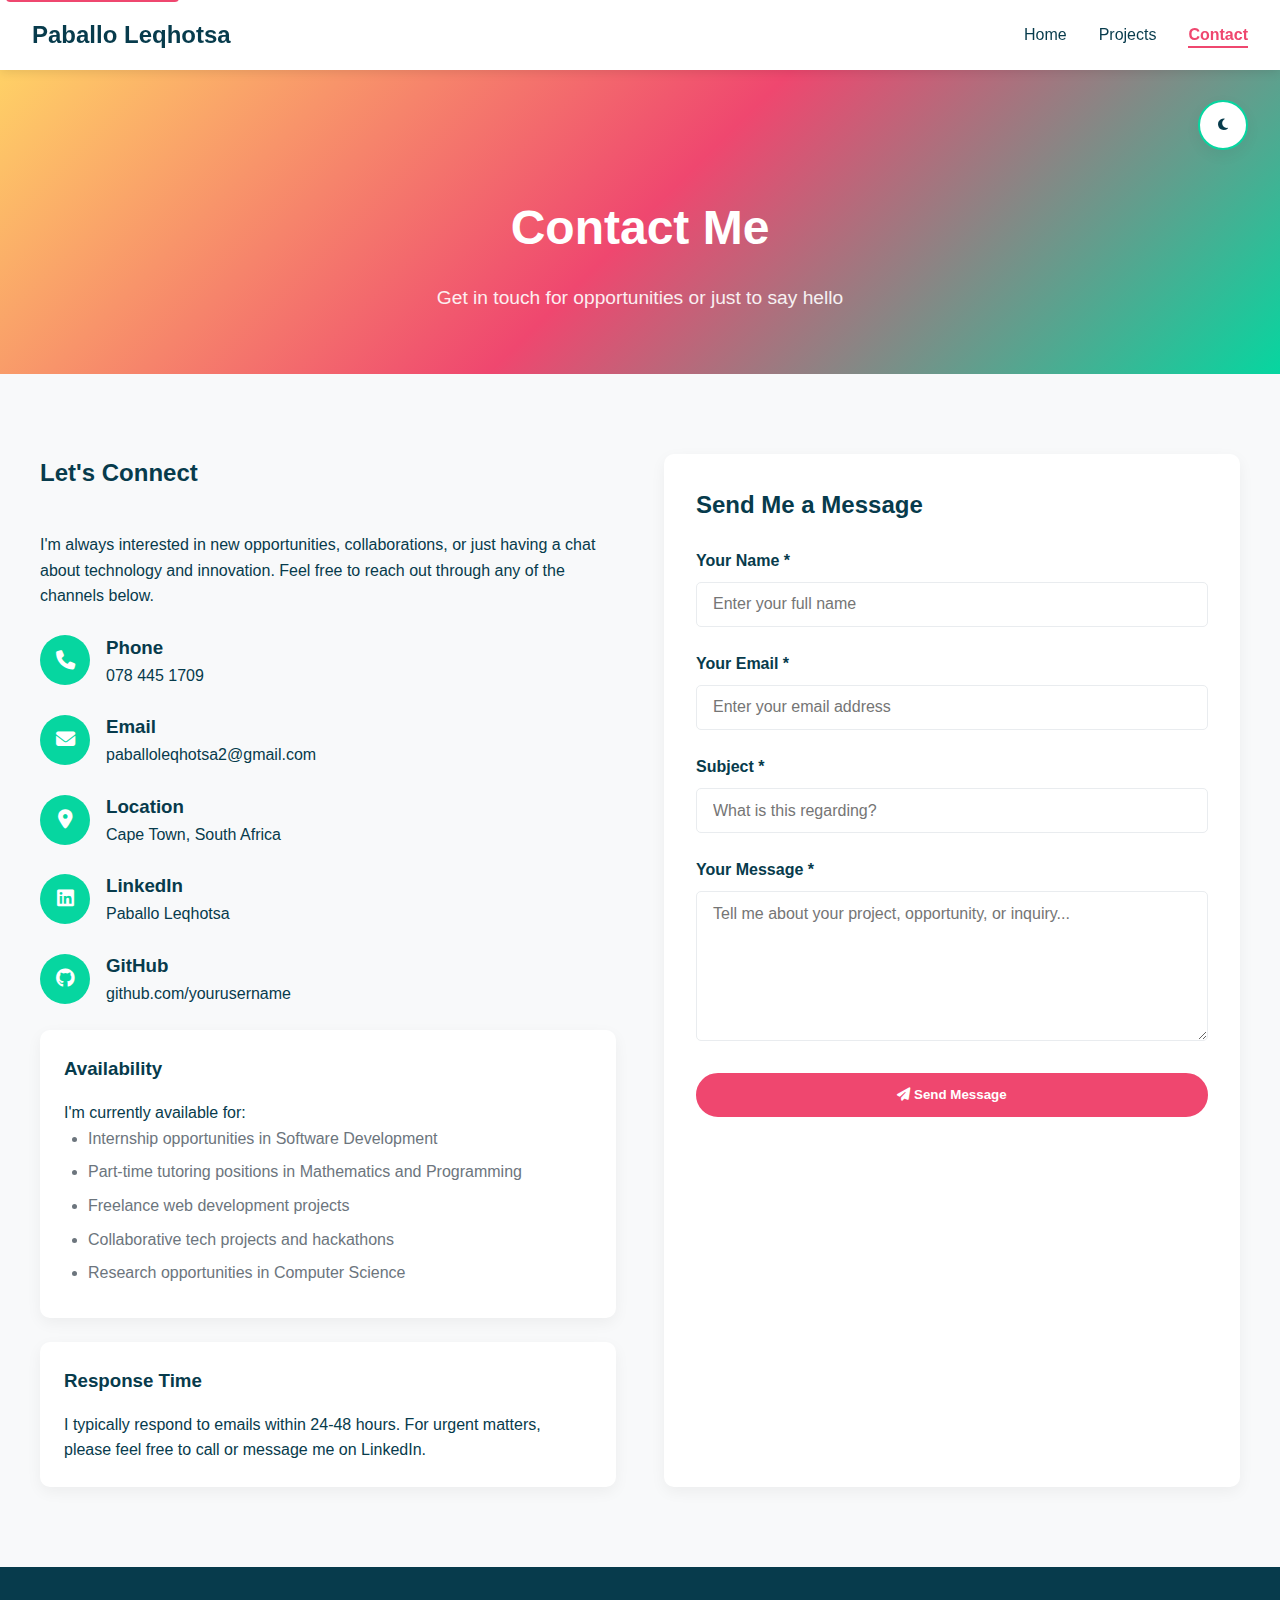
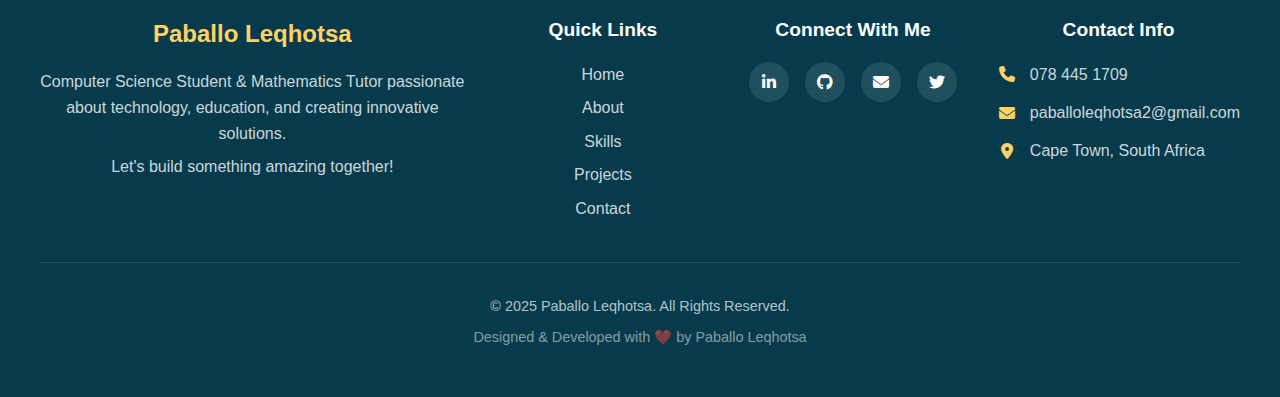
<file: contact.html>
<!DOCTYPE html>
<html lang="en">
<head>
    <meta charset="UTF-8">
    <meta name="viewport" content="width=device-width, initial-scale=1.0">
    <title>Contact - Paballo Leqhotsa</title>
    <meta name="description" content="Get in touch with Paballo Leqhotsa for opportunities in software development, tutoring, or collaboration">
    <link rel="stylesheet" href="style.css">
    <link rel="stylesheet" href="https://cdnjs.cloudflare.com/ajax/libs/font-awesome/6.4.0/css/all.min.css">
</head>
<body>
    <!-- Navigation -->
    <div id="navbar"></div>

    <!-- Contact Header -->
    <section class="page-header">
        <div class="container">
            <h1 class="page-title">Contact Me</h1>
            <p class="page-subtitle">Get in touch for opportunities or just to say hello</p>
        </div>
    </section>

    <!-- Contact Section -->
    <section class="section">
        <div class="container">
            <div class="contact-container">
                <div class="contact-info">
                    <h2>Let's Connect</h2>
                    <p>I'm always interested in new opportunities, collaborations, or just having a chat about technology and innovation. Feel free to reach out through any of the channels below.</p>
                    
                    <div class="contact-item">
                        <div class="contact-icon">
                            <i class="fas fa-phone"></i>
                        </div>
                        <div>
                            <h3>Phone</h3>
                            <p>078 445 1709</p>
                        </div>
                    </div>
                    
                    <div class="contact-item">
                        <div class="contact-icon">
                            <i class="fas fa-envelope"></i>
                        </div>
                        <div>
                            <h3>Email</h3>
                            <p>paballoleqhotsa2@gmail.com</p>
                        </div>
                    </div>
                    
                    <div class="contact-item">
                        <div class="contact-icon">
                            <i class="fas fa-map-marker-alt"></i>
                        </div>
                        <div>
                            <h3>Location</h3>
                            <p>Cape Town, South Africa</p>
                        </div>
                    </div>
                    
                    <div class="contact-item">
                        <div class="contact-icon">
                            <i class="fab fa-linkedin"></i>
                        </div>
                        <div>
                            <h3>LinkedIn</h3>
                            <p><a href="https://www.linkedin.com/in/paballo-leqhotsa-86aa8217a" class="social-link-text" target="_blank">Paballo Leqhotsa</a></p>
                        </div>
                    </div>

                    <div class="contact-item">
                        <div class="contact-icon">
                            <i class="fab fa-github"></i>
                        </div>
                        <div>
                            <h3>GitHub</h3>
                            <p><a href="https://github.com/yourusername" class="social-link-text" target="_blank">github.com/yourusername</a></p>
                        </div>
                    </div>

                    <div class="availability">
                        <h3>Availability</h3>
                        <p>I'm currently available for:</p>
                        <ul>
                            <li>Internship opportunities in Software Development</li>
                            <li>Part-time tutoring positions in Mathematics and Programming</li>
                            <li>Freelance web development projects</li>
                            <li>Collaborative tech projects and hackathons</li>
                            <li>Research opportunities in Computer Science</li>
                        </ul>
                    </div>

                    <div class="availability">
                        <h3>Response Time</h3>
                        <p>I typically respond to emails within 24-48 hours. For urgent matters, please feel free to call or message me on LinkedIn.</p>
                    </div>
                </div>
                
                <div class="contact-form">
                    <h2>Send Me a Message</h2>
                    <form id="contactForm">
                        <div class="form-group">
                            <label for="name">Your Name *</label>
                            <input type="text" id="name" class="form-control" placeholder="Enter your full name" required>
                        </div>
                        <div class="form-group">
                            <label for="email">Your Email *</label>
                            <input type="email" id="email" class="form-control" placeholder="Enter your email address" required>
                        </div>
                        <div class="form-group">
                            <label for="subject">Subject *</label>
                            <input type="text" id="subject" class="form-control" placeholder="What is this regarding?" required>
                        </div>
                        <div class="form-group">
                            <label for="message">Your Message *</label>
                            <textarea id="message" class="form-control" placeholder="Tell me about your project, opportunity, or inquiry..." rows="6" required></textarea>
                        </div>
                        <button type="submit" class="btn btn-block">
                            <i class="fas fa-paper-plane"></i> Send Message
                        </button>
                    </form>
                </div>
            </div>
        </div>
    </section>

    <!-- Footer -->
    <div id="footer"></div>

    <!-- Back to Top Button -->
    <a href="#" class="back-to-top">
        <i class="fas fa-arrow-up"></i>
    </a>

    <script src="navbar.js"></script>
    <script src="footer.js"></script>
    <script src="script.js"></script>
</body>
</html>
</file>
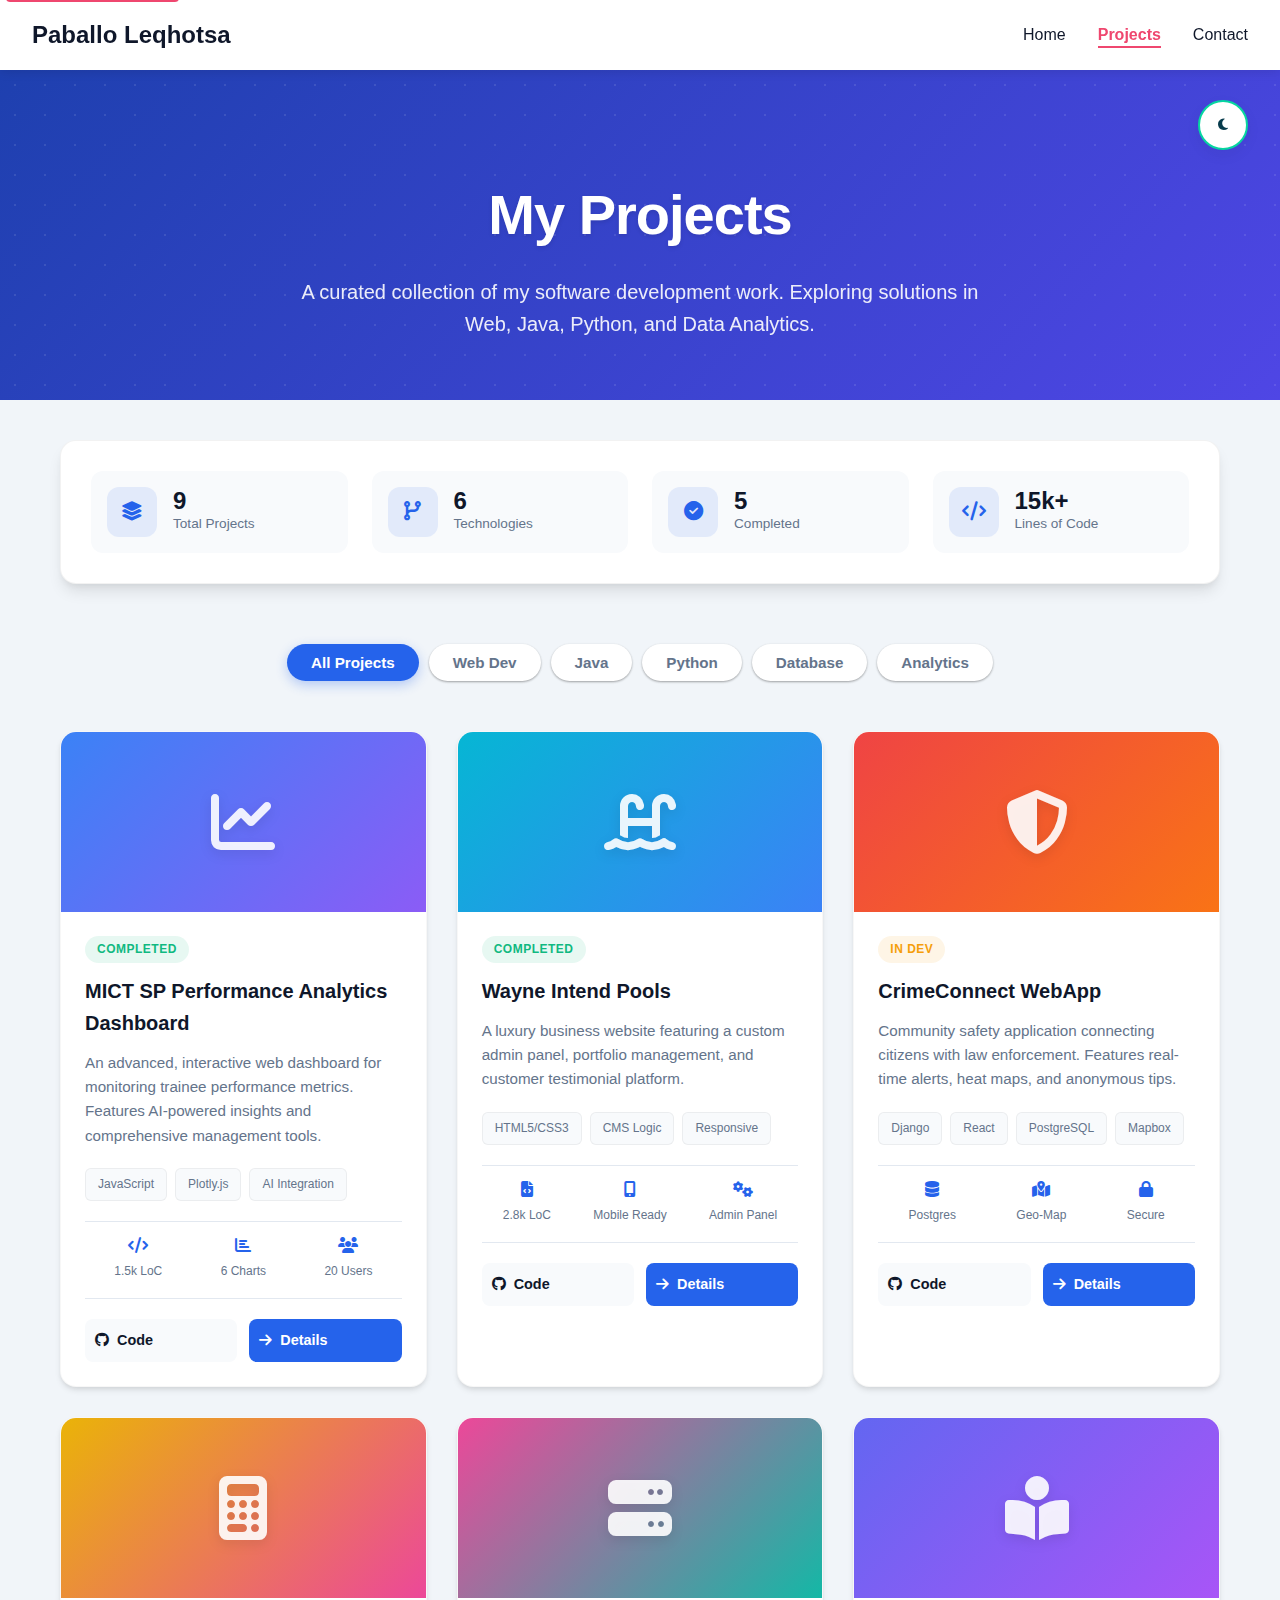
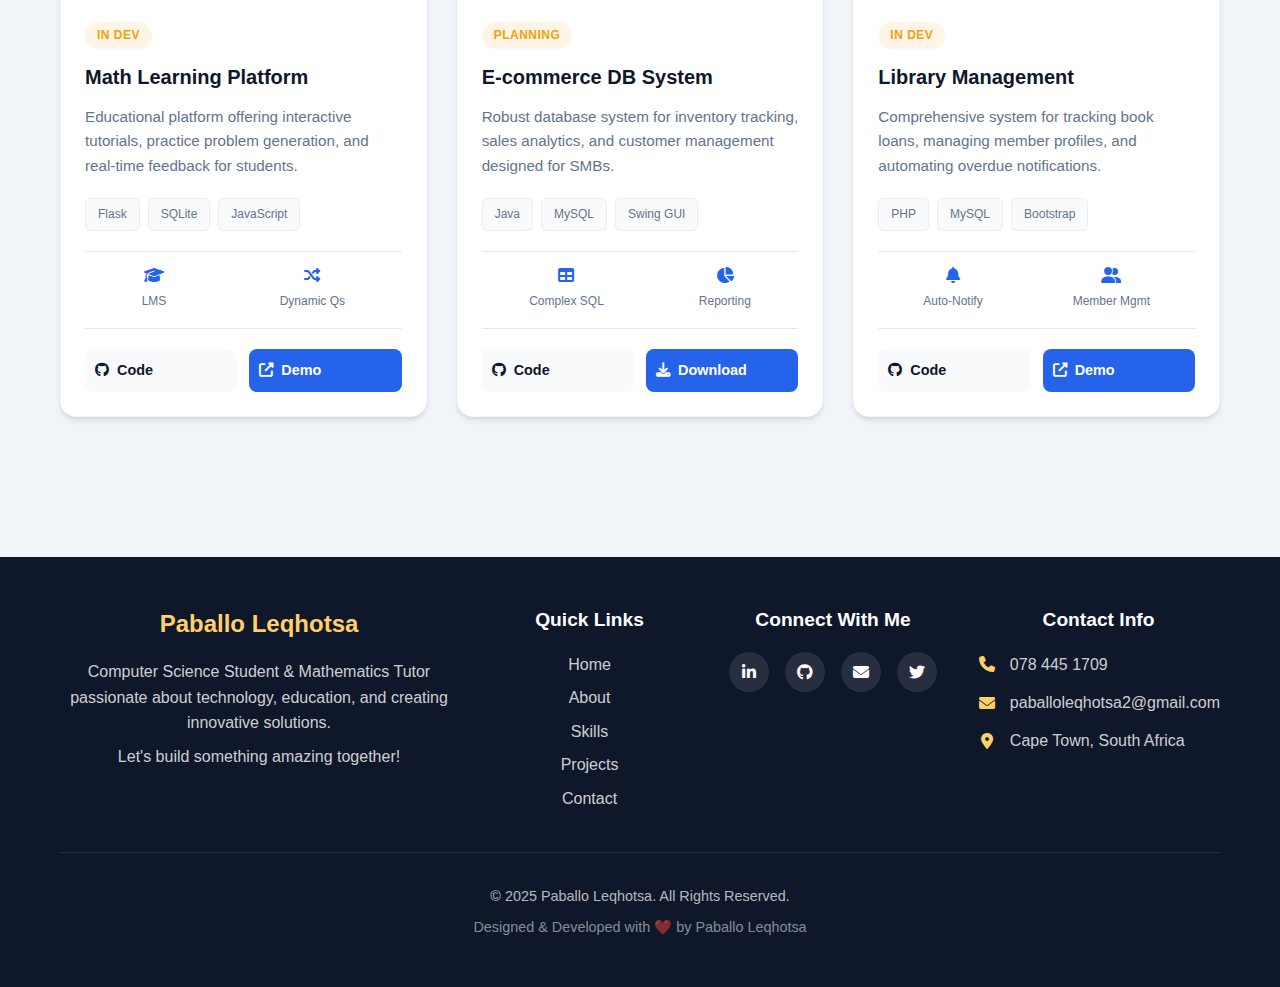
<file: projects.html>
<!DOCTYPE html>
<html lang="en">
<head>
    <meta charset="UTF-8">
    <meta name="viewport" content="width=device-width, initial-scale=1.0">
    <title>Projects - Paballo Leqhotsa</title>
    <meta name="description" content="Explore Paballo Leqhotsa's portfolio of software development projects including web applications, Java programs, and database systems">
    
    <!-- Fonts and Icons -->
    <link href="https://fonts.googleapis.com/css2?family=Inter:wght@300;400;500;600;700&display=swap" rel="stylesheet">
    <link rel="stylesheet" href="https://cdnjs.cloudflare.com/ajax/libs/font-awesome/6.4.0/css/all.min.css">
    
    <!-- Your main stylesheet (preserved) -->
    <link rel="stylesheet" href="style.css">

    <style>
        /* --- Enhanced Modern Styles --- */
        :root {
            --primary: #2563eb;       /* Modern Blue */
            --primary-dark: #1e40af;
            --secondary: #4f46e5;     /* Indigo */
            --accent: #0ea5e9;        /* Sky */
            --dark: #0f172a;
            --light: #f8fafc;
            --gray: #64748b;
            --success: #10b981;
            --warning: #f59e0b;
            --card-bg: #ffffff;
            --shadow-sm: 0 1px 3px rgba(0,0,0,0.12), 0 1px 2px rgba(0,0,0,0.24);
            --shadow-md: 0 4px 6px -1px rgba(0, 0, 0, 0.1), 0 2px 4px -1px rgba(0, 0, 0, 0.06);
            --shadow-lg: 0 10px 15px -3px rgba(0, 0, 0, 0.1), 0 4px 6px -2px rgba(0, 0, 0, 0.05);
            --transition: all 0.3s cubic-bezier(0.4, 0, 0.2, 1);
        }

        body {
            font-family: 'Inter', sans-serif;
            background-color: #f1f5f9;
            color: var(--dark);
            line-height: 1.6;
            margin: 0;
        }

        /* --- Header Section --- */
        .page-header {
            background: linear-gradient(135deg, var(--primary-dark), var(--secondary));
            color: white;
            padding: 100px 0 60px;
            text-align: center;
            position: relative;
            overflow: hidden;
            margin-bottom: -40px; /* Overlap effect */
        }

        /* Decorative background pattern */
        .page-header::before {
            content: '';
            position: absolute;
            top: 0; left: 0; right: 0; bottom: 0;
            background-image: radial-gradient(white 1px, transparent 1px);
            background-size: 30px 30px;
            opacity: 0.1;
        }

        .container {
            max-width: 1200px;
            margin: 0 auto;
            padding: 0 20px;
            position: relative;
            z-index: 2;
        }

        .page-title {
            font-size: 3.5rem;
            font-weight: 800;
            margin-bottom: 16px;
            letter-spacing: -1px;
            text-shadow: 0 2px 4px rgba(0,0,0,0.1);
        }

        .page-subtitle {
            font-size: 1.25rem;
            max-width: 700px;
            margin: 0 auto;
            opacity: 0.9;
            font-weight: 300;
        }

        /* --- Stats Dashboard --- */
        .project-statistics {
            display: grid;
            grid-template-columns: repeat(auto-fit, minmax(220px, 1fr));
            gap: 24px;
            background: white;
            padding: 30px;
            border-radius: 16px;
            box-shadow: var(--shadow-lg);
            margin-bottom: 60px;
            position: relative;
            border: 1px solid rgba(0,0,0,0.05);
        }

        .stat-card {
            display: flex;
            align-items: center;
            gap: 16px;
            padding: 16px;
            background: var(--light);
            border-radius: 12px;
            transition: var(--transition);
        }

        .stat-card:hover {
            transform: translateY(-2px);
            background: white;
            box-shadow: var(--shadow-sm);
        }

        .stat-icon-wrapper {
            width: 50px;
            height: 50px;
            display: flex;
            align-items: center;
            justify-content: center;
            background: rgba(37, 99, 235, 0.1);
            color: var(--primary);
            border-radius: 12px;
            font-size: 1.2rem;
        }

        .stat-info {
            display: flex;
            flex-direction: column;
        }

        .stat-number {
            font-size: 1.5rem;
            font-weight: 700;
            color: var(--dark);
            line-height: 1;
        }

        .stat-label {
            font-size: 0.85rem;
            color: var(--gray);
            font-weight: 500;
        }

        /* --- Filtering --- */
        .projects-filter {
            display: flex;
            justify-content: center;
            flex-wrap: wrap;
            gap: 10px;
            margin-bottom: 50px;
        }

        .filter-btn {
            padding: 10px 24px;
            border: none;
            background: white;
            color: var(--gray);
            border-radius: 50px;
            cursor: pointer;
            transition: var(--transition);
            font-weight: 600;
            font-size: 0.95rem;
            box-shadow: var(--shadow-sm);
        }

        .filter-btn:hover {
            color: var(--primary);
            transform: translateY(-1px);
        }

        .filter-btn.active {
            background: var(--primary);
            color: white;
            box-shadow: 0 4px 12px rgba(37, 99, 235, 0.3);
        }

        /* --- Project Grid --- */
        .projects-grid {
            display: grid;
            grid-template-columns: repeat(auto-fill, minmax(340px, 1fr));
            gap: 30px;
            padding-bottom: 60px;
        }

        .project-card {
            background: var(--card-bg);
            border-radius: 16px;
            overflow: hidden;
            box-shadow: var(--shadow-md);
            transition: var(--transition);
            border: 1px solid rgba(0,0,0,0.03);
            display: flex;
            flex-direction: column;
            opacity: 1;
            transform: scale(1);
        }

        /* Animation classes for filtering */
        .project-card.hide {
            display: none;
        }
        
        .project-card.fade-out {
            opacity: 0;
            transform: scale(0.95);
        }

        .project-card:hover {
            transform: translateY(-8px);
            box-shadow: var(--shadow-lg);
        }

        /* Card Header / Image Area */
        .project-img {
            height: 180px;
            display: flex;
            align-items: center;
            justify-content: center;
            position: relative;
        }

        .project-img i {
            font-size: 4rem;
            color: rgba(255,255,255,0.9);
            filter: drop-shadow(0 4px 6px rgba(0,0,0,0.1));
            transition: var(--transition);
        }

        .project-card:hover .project-img i {
            transform: scale(1.1) rotate(5deg);
        }

        .project-content {
            padding: 24px;
            display: flex;
            flex-direction: column;
            flex-grow: 1;
        }

        .project-header {
            display: flex;
            justify-content: space-between;
            align-items: flex-start;
            margin-bottom: 12px;
        }

        .status {
            font-size: 0.75rem;
            padding: 4px 12px;
            border-radius: 20px;
            font-weight: 600;
            text-transform: uppercase;
            letter-spacing: 0.5px;
        }

        .status.completed {
            background: rgba(16, 185, 129, 0.1);
            color: var(--success);
        }

        .status.development {
            background: rgba(245, 158, 11, 0.1);
            color: var(--warning);
        }

        .project-title {
            font-size: 1.25rem;
            font-weight: 700;
            margin: 0 0 12px 0;
            color: var(--dark);
        }

        .project-description {
            font-size: 0.95rem;
            color: var(--gray);
            margin-bottom: 20px;
            line-height: 1.6;
        }

        .project-tech {
            display: flex;
            flex-wrap: wrap;
            gap: 8px;
            margin-bottom: 20px;
        }

        .tech-tag {
            font-size: 0.75rem;
            background: var(--light);
            color: var(--gray);
            padding: 6px 12px;
            border-radius: 6px;
            font-weight: 500;
            border: 1px solid rgba(0,0,0,0.05);
        }

        .project-features {
            background: #f8fafc;
            padding: 15px;
            border-radius: 8px;
            margin-bottom: 20px;
            border-left: 3px solid var(--primary);
        }

        .project-features h4 {
            margin: 0 0 8px 0;
            font-size: 0.9rem;
            color: var(--dark);
        }

        .project-features ul {
            margin: 0;
            padding-left: 20px;
            font-size: 0.85rem;
            color: var(--gray);
        }
        
        /* Stats inside card */
        .card-stats {
            display: flex;
            justify-content: space-around;
            padding: 15px 0;
            border-top: 1px solid #e2e8f0;
            border-bottom: 1px solid #e2e8f0;
            margin-bottom: 20px;
        }
        
        .card-stat-item {
            text-align: center;
        }
        
        .card-stat-item i {
            color: var(--primary);
            font-size: 1rem;
            margin-bottom: 4px;
            display: block;
        }
        
        .card-stat-item span {
            font-size: 0.75rem;
            color: var(--gray);
            font-weight: 500;
        }

        .project-links {
            margin-top: auto;
            display: flex;
            gap: 12px;
        }

        .project-link {
            flex: 1;
            text-align: center;
            padding: 10px;
            border-radius: 8px;
            text-decoration: none;
            font-size: 0.9rem;
            font-weight: 600;
            transition: var(--transition);
        }

        .project-link:first-child {
            background: var(--light);
            color: var(--dark);
        }
        
        .project-link:first-child:hover {
            background: #e2e8f0;
        }

        .project-link:not(:first-child) {
            background: var(--primary);
            color: white;
        }

        .project-link:not(:first-child):hover {
            background: var(--primary-dark);
            box-shadow: 0 4px 12px rgba(37, 99, 235, 0.25);
        }

        /* --- Footer & Misc --- */
        .back-to-top {
            position: fixed;
            bottom: 30px;
            right: 30px;
            width: 50px;
            height: 50px;
            background: var(--primary);
            color: white;
            border-radius: 50%;
            display: flex;
            align-items: center;
            justify-content: center;
            text-decoration: none;
            box-shadow: var(--shadow-lg);
            transition: var(--transition);
            z-index: 100;
            opacity: 0;
            visibility: hidden;
        }
        
        .back-to-top.visible {
            opacity: 1;
            visibility: visible;
        }

        @media (max-width: 768px) {
            .page-title {
                font-size: 2.5rem;
            }
            .projects-filter {
                gap: 8px;
            }
            .filter-btn {
                padding: 8px 16px;
                font-size: 0.85rem;
            }
        }
    </style>
</head>
<body>
    <!-- Navigation -->
    <div id="navbar"></div>

    <!-- Projects Header -->
    <section class="page-header">
        <div class="container">
            <h1 class="page-title">My Projects</h1>
            <p class="page-subtitle">A curated collection of my software development work. Exploring solutions in Web, Java, Python, and Data Analytics.</p>
        </div>
    </section>

    <!-- Main Content -->
    <section class="section">
        <div class="container">
            
            <!-- Project Statistics Strip -->
            <div class="project-statistics">
                <div class="stat-card">
                    <div class="stat-icon-wrapper">
                        <i class="fas fa-layer-group"></i>
                    </div>
                    <div class="stat-info">
                        <span class="stat-number">9</span>
                        <span class="stat-label">Total Projects</span>
                    </div>
                </div>
                <div class="stat-card">
                    <div class="stat-icon-wrapper">
                        <i class="fas fa-code-branch"></i>
                    </div>
                    <div class="stat-info">
                        <span class="stat-number">6</span>
                        <span class="stat-label">Technologies</span>
                    </div>
                </div>
                <div class="stat-card">
                    <div class="stat-icon-wrapper">
                        <i class="fas fa-check-circle"></i>
                    </div>
                    <div class="stat-info">
                        <span class="stat-number">5</span>
                        <span class="stat-label">Completed</span>
                    </div>
                </div>
                <div class="stat-card">
                    <div class="stat-icon-wrapper">
                        <i class="fas fa-code"></i>
                    </div>
                    <div class="stat-info">
                        <span class="stat-number">15k+</span>
                        <span class="stat-label">Lines of Code</span>
                    </div>
                </div>
            </div>

            <!-- Filter Controls -->
            <div class="projects-filter">
                <button class="filter-btn active" data-filter="all">All Projects</button>
                <button class="filter-btn" data-filter="web">Web Dev</button>
                <button class="filter-btn" data-filter="java">Java</button>
                <button class="filter-btn" data-filter="python">Python</button>
                <button class="filter-btn" data-filter="database">Database</button>
                <button class="filter-btn" data-filter="analytics">Analytics</button>
            </div>

            <!-- Projects Grid -->
            <div class="projects-grid">
                
                <!-- Project: MICT SP Performance Analytics -->
                <div class="project-card" data-category="web analytics">
                    <div class="project-img" style="background: linear-gradient(135deg, #3b82f6, #8b5cf6);">
                        <i class="fas fa-chart-line"></i>
                    </div>
                    <div class="project-content">
                        <div class="project-header">
                            <span class="status completed">Completed</span>
                        </div>
                        <h3 class="project-title">MICT SP Performance Analytics Dashboard</h3>
                        <p class="project-description">An advanced, interactive web dashboard for monitoring trainee performance metrics. Features AI-powered insights and comprehensive management tools.</p>
                        <div class="project-tech">
                            <span class="tech-tag">JavaScript</span>
                            <span class="tech-tag">Plotly.js</span>
                            <span class="tech-tag">AI Integration</span>
                        </div>
                        
                        <div class="card-stats">
                            <div class="card-stat-item">
                                <i class="fas fa-code"></i>
                                <span>1.5k LoC</span>
                            </div>
                            <div class="card-stat-item">
                                <i class="fas fa-chart-bar"></i>
                                <span>6 Charts</span>
                            </div>
                            <div class="card-stat-item">
                                <i class="fas fa-users"></i>
                                <span>20 Users</span>
                            </div>
                        </div>

                        <div class="project-links">
                            <a href="https://github.com/Pabi-Leqhotsa/paballo-eportforlios/blob/main/mict_analysis.html" class="project-link" target="_blank"><i class="fab fa-github"></i> Code</a>
                            <a href="mict_analysis.html" class="project-link"><i class="fas fa-arrow-right"></i> Details</a>
                        </div>
                    </div>
                </div>

                <!-- Project: Wayne Intend Pools -->
                <div class="project-card" data-category="web">
                    <div class="project-img" style="background: linear-gradient(135deg, #06b6d4, #3b82f6);">
                        <i class="fas fa-swimming-pool"></i>
                    </div>
                    <div class="project-content">
                        <div class="project-header">
                            <span class="status completed">Completed</span>
                        </div>
                        <h3 class="project-title">Wayne Intend Pools</h3>
                        <p class="project-description">A luxury business website featuring a custom admin panel, portfolio management, and customer testimonial platform.</p>
                        <div class="project-tech">
                            <span class="tech-tag">HTML5/CSS3</span>
                            <span class="tech-tag">CMS Logic</span>
                            <span class="tech-tag">Responsive</span>
                        </div>

                        <div class="card-stats">
                            <div class="card-stat-item">
                                <i class="fas fa-file-code"></i>
                                <span>2.8k LoC</span>
                            </div>
                            <div class="card-stat-item">
                                <i class="fas fa-mobile-alt"></i>
                                <span>Mobile Ready</span>
                            </div>
                            <div class="card-stat-item">
                                <i class="fas fa-cogs"></i>
                                <span>Admin Panel</span>
                            </div>
                        </div>

                        <div class="project-links">
                            <a href="https://github.com/Pabi-Leqhotsa/Wayne-Intend_Pools/blob/main/index.html" class="project-link" target="_blank"><i class="fab fa-github"></i> Code</a>
                            <a href="wayne.html" class="project-link"><i class="fas fa-arrow-right"></i> Details</a>
                        </div>
                    </div>
                </div>

                <!-- Project: CrimeConnect WebApp -->
                <div class="project-card" data-category="web python">
                    <div class="project-img" style="background: linear-gradient(135deg, #ef4444, #f97316);">
                        <i class="fas fa-shield-alt"></i>
                    </div>
                    <div class="project-content">
                        <div class="project-header">
                            <span class="status development">In Dev</span>
                        </div>
                        <h3 class="project-title">CrimeConnect WebApp</h3>
                        <p class="project-description">Community safety application connecting citizens with law enforcement. Features real-time alerts, heat maps, and anonymous tips.</p>
                        <div class="project-tech">
                            <span class="tech-tag">Django</span>
                            <span class="tech-tag">React</span>
                            <span class="tech-tag">PostgreSQL</span>
                            <span class="tech-tag">Mapbox</span>
                        </div>

                        <div class="card-stats">
                            <div class="card-stat-item">
                                <i class="fas fa-database"></i>
                                <span>Postgres</span>
                            </div>
                            <div class="card-stat-item">
                                <i class="fas fa-map-marked-alt"></i>
                                <span>Geo-Map</span>
                            </div>
                            <div class="card-stat-item">
                                <i class="fas fa-lock"></i>
                                <span>Secure</span>
                            </div>
                        </div>

                        <div class="project-links">
                            <a href="#" class="project-link" target="_blank"><i class="fab fa-github"></i> Code</a>
                            <a href="projects/crimeconnect.html" class="project-link"><i class="fas fa-arrow-right"></i> Details</a>
                        </div>
                    </div>
                </div>

                <!-- Project: Math Platform -->
                <div class="project-card" data-category="web python">
                    <div class="project-img" style="background: linear-gradient(135deg, #eab308, #ec4899);">
                        <i class="fas fa-calculator"></i>
                    </div>
                    <div class="project-content">
                        <div class="project-header">
                            <span class="status development">In Dev</span>
                        </div>
                        <h3 class="project-title">Math Learning Platform</h3>
                        <p class="project-description">Educational platform offering interactive tutorials, practice problem generation, and real-time feedback for students.</p>
                        <div class="project-tech">
                            <span class="tech-tag">Flask</span>
                            <span class="tech-tag">SQLite</span>
                            <span class="tech-tag">JavaScript</span>
                        </div>

                        <div class="card-stats">
                            <div class="card-stat-item">
                                <i class="fas fa-graduation-cap"></i>
                                <span>LMS</span>
                            </div>
                            <div class="card-stat-item">
                                <i class="fas fa-random"></i>
                                <span>Dynamic Qs</span>
                            </div>
                        </div>

                        <div class="project-links">
                            <a href="#" class="project-link" target="_blank"><i class="fab fa-github"></i> Code</a>
                            <a href="#" class="project-link"><i class="fas fa-external-link-alt"></i> Demo</a>
                        </div>
                    </div>
                </div>
                
                <!-- Project: E-commerce DB -->
                <div class="project-card" data-category="java database">
                    <div class="project-img" style="background: linear-gradient(135deg, #ec4899, #14b8a6);">
                        <i class="fas fa-server"></i>
                    </div>
                    <div class="project-content">
                        <div class="project-header">
                            <span class="status development">Planning</span>
                        </div>
                        <h3 class="project-title">E-commerce DB System</h3>
                        <p class="project-description">Robust database system for inventory tracking, sales analytics, and customer management designed for SMBs.</p>
                        <div class="project-tech">
                            <span class="tech-tag">Java</span>
                            <span class="tech-tag">MySQL</span>
                            <span class="tech-tag">Swing GUI</span>
                        </div>

                        <div class="card-stats">
                            <div class="card-stat-item">
                                <i class="fas fa-table"></i>
                                <span>Complex SQL</span>
                            </div>
                            <div class="card-stat-item">
                                <i class="fas fa-chart-pie"></i>
                                <span>Reporting</span>
                            </div>
                        </div>

                        <div class="project-links">
                            <a href="#" class="project-link" target="_blank"><i class="fab fa-github"></i> Code</a>
                            <a href="#" class="project-link"><i class="fas fa-download"></i> Download</a>
                        </div>
                    </div>
                </div>
                
                <!-- Project: Library System -->
                <div class="project-card" data-category="web database">
                    <div class="project-img" style="background: linear-gradient(135deg, #6366f1, #a855f7);">
                        <i class="fas fa-book-reader"></i>
                    </div>
                    <div class="project-content">
                        <div class="project-header">
                            <span class="status development">In Dev</span>
                        </div>
                        <h3 class="project-title">Library Management</h3>
                        <p class="project-description">Comprehensive system for tracking book loans, managing member profiles, and automating overdue notifications.</p>
                        <div class="project-tech">
                            <span class="tech-tag">PHP</span>
                            <span class="tech-tag">MySQL</span>
                            <span class="tech-tag">Bootstrap</span>
                        </div>

                        <div class="card-stats">
                            <div class="card-stat-item">
                                <i class="fas fa-bell"></i>
                                <span>Auto-Notify</span>
                            </div>
                            <div class="card-stat-item">
                                <i class="fas fa-user-friends"></i>
                                <span>Member Mgmt</span>
                            </div>
                        </div>

                        <div class="project-links">
                            <a href="#" class="project-link" target="_blank"><i class="fab fa-github"></i> Code</a>
                            <a href="#" class="project-link"><i class="fas fa-external-link-alt"></i> Demo</a>
                        </div>
                    </div>
                </div>

            </div>
        </div>
    </section>

    <!-- Footer -->
    <div id="footer"></div>

    <!-- Back to Top Button -->
    <a href="#" class="back-to-top">
        <i class="fas fa-arrow-up"></i>
    </a>

    <!-- Scripts -->
    <script src="navbar.js"></script>
    <script src="footer.js"></script>
    <script src="script.js"></script>
    
    <script>
        document.addEventListener('DOMContentLoaded', function() {
            const filterButtons = document.querySelectorAll('.filter-btn');
            const projectCards = document.querySelectorAll('.project-card');
            
            // Filter functionality with Fade Animation
            filterButtons.forEach(button => {
                button.addEventListener('click', function() {
                    // Active state
                    filterButtons.forEach(btn => btn.classList.remove('active'));
                    this.classList.add('active');
                    
                    const filterValue = this.getAttribute('data-filter');
                    
                    projectCards.forEach(card => {
                        const categories = card.getAttribute('data-category').split(' ');
                        const shouldShow = filterValue === 'all' || categories.includes(filterValue);

                        if (shouldShow) {
                            card.classList.remove('hide');
                            // Small delay to allow display:block to apply before opacity transition
                            setTimeout(() => card.classList.remove('fade-out'), 50);
                        } else {
                            card.classList.add('fade-out');
                            // Wait for transition to finish before hiding
                            setTimeout(() => card.classList.add('hide'), 300);
                        }
                    });
                });
            });

            // Statistics Animation (Counts up)
            const stats = document.querySelectorAll('.stat-number');
            stats.forEach(stat => {
                // Simple animation trigger (optional enhancement)
                stat.style.opacity = 0;
                setTimeout(() => {
                    stat.style.transition = 'opacity 0.5s ease-in';
                    stat.style.opacity = 1;
                }, 300);
            });
            
            // Back to Top Visibility
            window.addEventListener('scroll', () => {
                const backToTop = document.querySelector('.back-to-top');
                if (window.scrollY > 300) {
                    backToTop.classList.add('visible');
                } else {
                    backToTop.classList.remove('visible');
                }
            });
        });
    </script>
</body>
</html>
</file>
<file: style.css>
:root {
    --yellow: #FFD166;
    --pink: #EF476F;
    --turquoise: #06D6A0;
    --dark: #073B4C;
    --light: #F8F9FA;
    --bg-color: #F8F9FA;
    --text-color: #073B4C;
    --card-bg: #FFFFFF;
    --shadow: 0 5px 15px rgba(0, 0, 0, 0.05);
}

[data-theme="dark"] {
    --bg-color: #121212;
    --text-color: #FFFFFF;
    --card-bg: #1E1E1E;
    --shadow: 0 5px 15px rgba(0, 0, 0, 0.3);
    --dark: #FFFFFF;
    --light: #121212;
}

* {
    margin: 0;
    padding: 0;
    box-sizing: border-box;
    font-family: 'Segoe UI', Tahoma, Geneva, Verdana, sans-serif;
}

body {
    background-color: var(--bg-color);
    color: var(--text-color);
    overflow-x: hidden;
    line-height: 1.6;
    transition: all 0.3s ease;
}

/* Skip Navigation Link */
.skip-nav {
    position: absolute;
    top: -40px;
    left: 6px;
    background: var(--pink);
    color: white;
    padding: 8px;
    text-decoration: none;
    z-index: 10000;
    border-radius: 4px;
    font-weight: 600;
}

.skip-nav:focus {
    top: 6px;
}

/* Dark Mode Toggle */
.theme-toggle {
    position: fixed;
    top: 100px;
    right: 2rem;
    z-index: 1000;
    background: var(--card-bg);
    border: 2px solid var(--turquoise);
    border-radius: 50%;
    width: 50px;
    height: 50px;
    display: flex;
    align-items: center;
    justify-content: center;
    cursor: pointer;
    box-shadow: var(--shadow);
    transition: all 0.3s ease;
    color: var(--text-color);
}

.theme-toggle:hover {
    transform: scale(1.1);
    border-color: var(--pink);
}

/* Navigation */
.navbar {
    position: fixed;
    top: 0;
    left: 0;
    width: 100%;
    background-color: rgba(255, 255, 255, 0.95);
    box-shadow: 0 2px 10px rgba(0, 0, 0, 0.1);
    z-index: 1000;
    display: flex;
    justify-content: space-between;
    align-items: center;
    padding: 1rem 2rem;
    transition: all 0.4s cubic-bezier(0.4, 0, 0.2, 1);
}

[data-theme="dark"] .navbar {
    background-color: rgba(30, 30, 30, 0.95);
    box-shadow: 0 2px 10px rgba(0, 0, 0, 0.3);
}

.nav-brand {
    font-size: 1.5rem;
    font-weight: 700;
    color: var(--dark);
    text-decoration: none;
}

.nav-menu {
    display: flex;
    list-style: none;
}

.nav-item {
    margin-left: 2rem;
}

.nav-link {
    color: var(--dark);
    text-decoration: none;
    font-weight: 500;
    transition: color 0.3s ease;
    position: relative;
}

.nav-link:hover {
    color: var(--pink);
}

.nav-link::after {
    content: '';
    position: absolute;
    width: 0;
    height: 2px;
    bottom: -5px;
    left: 0;
    background-color: var(--pink);
    transition: width 0.3s ease;
}

.nav-link:hover::after {
    width: 100%;
}

.nav-link.active {
    color: var(--pink);
}

.nav-link.active::after {
    width: 100%;
}

.hamburger {
    display: none;
    cursor: pointer;
    font-size: 1.5rem;
    color: var(--dark);
}

/* Hero Section */
.hero {
    height: 120vh;
    display: flex;
    align-items: center;
    justify-content: center;
    position: relative;
    overflow: hidden;
    padding-top: 80px;
}

.hero-bg {
    position: absolute;
    top: 0;
    left: 0;
    width: 100%;
    height: 100%;
    background: linear-gradient(135deg, var(--yellow) 0%, var(--pink) 50%, var(--turquoise) 100%);
    opacity: 0.1;
    z-index: -1;
}

.hero-particles {
    position: absolute;
    top: 0;
    left: 0;
    width: 100%;
    height: 100%;
    z-index: -1;
}

.profile-container {
    text-align: center;
    max-width: 800px;
    padding: 0 2rem;
}

.profile-circle {
    width: 250px;
    height: 250px;
    border-radius: 50%;
    background-color: var(--turquoise);
    margin: 0 auto 2rem;
    display: flex;
    align-items: center;
    justify-content: center;
    overflow: hidden;
    border: 5px solid var(--yellow);
    box-shadow: 0 10px 30px rgba(0, 0, 0, 0.1);
    transition: transform 0.5s ease;
}

.profile-circle:hover {
    transform: scale(1.05);
}

.profile-img {
    width: 100%;
    height: 100%;
    object-fit: cover;
    background-color: #ddd;
}

.profile-img-fallback {
    width: 100%;
    height: 100%;
    display: flex;
    align-items: center;
    justify-content: center;
    background-color: var(--turquoise);
    color: white;
    font-size: 4rem;
}

.hero-title {
    font-size: 3.5rem;
    margin-bottom: 1rem;
    color: var(--dark);
}

.hero-subtitle {
    font-size: 1.5rem;
    margin-bottom: 2rem;
    color: var(--pink);
    font-weight: 500;
    min-height: 60px;
}

.hero-description {
    font-size: 1.2rem;
    line-height: 1.6;
    margin-bottom: 2rem;
    color: var(--dark);
}

.hero-buttons {
    display: flex;
    justify-content: center;
    gap: 1rem;
    flex-wrap: wrap;
    margin-top: 2rem;
}

.cta-button {
    display: inline-flex;
    align-items: center;
    gap: 0.5rem;
    padding: 0.8rem 2rem;
    background: linear-gradient(135deg, var(--pink), var(--turquoise));
    color: white;
    text-decoration: none;
    border-radius: 50px;
    font-weight: 600;
    transition: all 0.3s ease;
    border: none;
    cursor: pointer;
}

.cta-button.secondary {
    background: transparent;
    border: 2px solid var(--pink);
    color: var(--pink);
}

.cta-button:hover {
    transform: translateY(-3px);
    box-shadow: 0 10px 25px rgba(0,0,0,0.2);
}

/* Page Header */
.page-header {
    padding: 120px 2rem 60px;
    text-align: center;
    background: linear-gradient(135deg, var(--yellow) 0%, var(--pink) 50%, var(--turquoise) 100%);
    color: white;
    margin-top: 70px;
}

.page-title {
    font-size: 3rem;
    margin-bottom: 1rem;
}

.page-subtitle {
    font-size: 1.2rem;
    opacity: 0.9;
}

/* Sections */
.section {
    padding: 5rem 2rem;
}

.section-title {
    text-align: center;
    font-size: 2.5rem;
    margin-bottom: 3rem;
    color: var(--dark);
    position: relative;
}

.section-title::after {
    content: '';
    position: absolute;
    width: 100px;
    height: 4px;
    background: linear-gradient(to right, var(--yellow), var(--pink), var(--turquoise));
    bottom: -10px;
    left: 50%;
    transform: translateX(-50%);
    border-radius: 2px;
}

.container {
    max-width: 1200px;
    margin: 0 auto;
}

/* About Section */
.about-content {
    display: grid;
    grid-template-columns: 1fr 1fr;
    gap: 3rem;
    align-items: center;
}

.about-text {
    font-size: 1.1rem;
    line-height: 1.7;
}

.mission-statement {
    text-align: center;
    max-width: 800px;
    margin: 0 auto 3rem;
    font-size: 1.2rem;
    line-height: 1.8;
    color: var(--text-color);
    opacity: 0.9;
    font-style: italic;
    border-left: 4px solid var(--turquoise);
    padding-left: 2rem;
}

.about-highlights {
    display: grid;
    grid-template-columns: repeat(2, 1fr);
    gap: 1.5rem;
    margin-top: 2rem;
}

.highlight-card {
    background-color: var(--card-bg);
    padding: 1.5rem;
    border-radius: 10px;
    box-shadow: var(--shadow);
    transition: transform 0.3s cubic-bezier(0.4, 0, 0.2, 1);
    text-align: center;
    cursor: pointer;
    text-decoration: none;
    color: inherit;
    display: block;
}

.highlight-card:hover {
    transform: translateY(-5px);
}

.highlight-icon {
    font-size: 2rem;
    margin-bottom: 1rem;
    color: var(--turquoise);
}

/* Coding Journey Timeline */
.journey-timeline {
    position: relative;
    max-width: 800px;
    margin: 3rem auto 0;
}

.journey-timeline::before {
    content: '';
    position: absolute;
    top: 0;
    bottom: 0;
    left: 50%;
    width: 4px;
    background: linear-gradient(to bottom, var(--yellow), var(--pink), var(--turquoise));
    transform: translateX(-50%);
}

.journey-item {
    margin-bottom: 3rem;
    position: relative;
    width: 50%;
    padding: 0 2rem;
}

.journey-item:nth-child(odd) {
    left: 0;
}

.journey-item:nth-child(even) {
    left: 50%;
}

.journey-content {
    background-color: var(--card-bg);
    padding: 1.5rem;
    border-radius: 10px;
    box-shadow: var(--shadow);
    position: relative;
    transition: transform 0.3s ease;
}

.journey-content:hover {
    transform: translateY(-5px);
}

.journey-content::after {
    content: '';
    position: absolute;
    top: 20px;
    width: 20px;
    height: 20px;
    background-color: var(--card-bg);
    transform: rotate(45deg);
}

.journey-item:nth-child(odd) .journey-content::after {
    right: -10px;
}

.journey-item:nth-child(even) .journey-content::after {
    left: -10px;
}

/* Education Section */
.education-timeline {
    position: relative;
    max-width: 800px;
    margin: 0 auto;
}

.education-timeline::before {
    content: '';
    position: absolute;
    top: 0;
    bottom: 0;
    left: 50%;
    width: 4px;
    background: linear-gradient(to bottom, var(--yellow), var(--pink), var(--turquoise));
    transform: translateX(-50%);
}

.timeline-item {
    margin-bottom: 3rem;
    position: relative;
    width: 50%;
    padding: 0 2rem;
}

.timeline-item:nth-child(odd) {
    left: 0;
}

.timeline-item:nth-child(even) {
    left: 50%;
}

.timeline-content {
    background-color: var(--card-bg);
    padding: 1.5rem;
    border-radius: 10px;
    box-shadow: var(--shadow);
    position: relative;
    transition: transform 0.3s ease;
}

.timeline-content:hover {
    transform: translateY(-5px);
}

.timeline-content::after {
    content: '';
    position: absolute;
    top: 20px;
    width: 20px;
    height: 20px;
    background-color: var(--card-bg);
    transform: rotate(45deg);
}

.timeline-item:nth-child(odd) .timeline-content::after {
    right: -10px;
}

.timeline-item:nth-child(even) .timeline-content::after {
    left: -10px;
}

.timeline-date {
    font-weight: 600;
    color: var(--pink);
    margin-bottom: 0.5rem;
}

/* Skills Section */
.skills-container {
    display: grid;
    grid-template-columns: repeat(auto-fit, minmax(300px, 1fr));
    gap: 2rem;
}

.skill-category {
    background-color: var(--card-bg);
    padding: 2rem;
    border-radius: 10px;
    box-shadow: var(--shadow);
    transition: transform 0.3s ease;
}

.skill-category:hover {
    transform: translateY(-5px);
}

.skill-category h3 {
    margin-bottom: 1.5rem;
    color: var(--dark);
    font-size: 1.5rem;
    display: flex;
    align-items: center;
}

.skill-category h3 i {
    margin-right: 0.5rem;
    color: var(--turquoise);
}

.skill-item {
    margin-bottom: 1.5rem;
    display: flex;
    align-items: center;
    gap: 1rem;
}

.skill-icon {
    width: 40px;
    height: 40px;
    display: flex;
    align-items: center;
    justify-content: center;
    background: var(--turquoise);
    border-radius: 8px;
    color: white;
    font-size: 1.2rem;
    flex-shrink: 0;
}

.skill-info {
    flex: 1;
}

.skill-name {
    display: flex;
    justify-content: space-between;
    margin-bottom: 0.5rem;
}

.skill-bar {
    height: 10px;
    background-color: #e9ecef;
    border-radius: 5px;
    overflow: hidden;
}

.skill-progress {
    height: 100%;
    background: linear-gradient(to right, var(--yellow), var(--pink));
    border-radius: 5px;
    transition: width 1s ease;
    width: 0;
}

/* Circular Skills */
.skill-circle-container {
    display: grid;
    grid-template-columns: repeat(auto-fit, minmax(140px, 1fr));
    gap: 2rem;
    margin-top: 2rem;
}

.skill-circle-item {
    text-align: center;
}

.skill-circle {
    width: 120px;
    height: 120px;
    position: relative;
    margin: 0 auto 1rem;
}

.circle-bg {
    fill: none;
    stroke: #e9ecef;
    stroke-width: 3.8;
}

.circle-progress {
    fill: none;
    stroke: var(--pink);
    stroke-width: 3.8;
    stroke-linecap: round;
    transform: rotate(-90deg);
    transform-origin: 50% 50%;
    transition: stroke-dasharray 1s ease;
}

.skill-percentage {
    position: absolute;
    top: 50%;
    left: 50%;
    transform: translate(-50%, -50%);
    font-size: 1.5rem;
    font-weight: bold;
    color: var(--text-color);
}

.skill-circle-name {
    font-weight: 600;
    margin-bottom: 0.5rem;
}

.skill-circle-level {
    font-size: 0.9rem;
    color: var(--text-color);
    opacity: 0.8;
}

/* Experience Section */
.experience-tabs {
    max-width: 800px;
    margin: 0 auto;
}

.tab-buttons {
    display: flex;
    justify-content: center;
    margin-bottom: 2rem;
    flex-wrap: wrap;
}

.tab-btn {
    padding: 0.8rem 1.5rem;
    background-color: var(--card-bg);
    border: none;
    border-radius: 5px;
    margin: 0 0.5rem 1rem;
    cursor: pointer;
    font-weight: 600;
    transition: all 0.3s ease;
    box-shadow: var(--shadow);
    color: var(--text-color);
}

.tab-btn.active {
    background-color: var(--pink);
    color: white;
}

.tab-content {
    display: none;
    background-color: var(--card-bg);
    padding: 2rem;
    border-radius: 10px;
    box-shadow: var(--shadow);
}

.tab-content.active {
    display: block;
    animation: fadeIn 0.5s ease;
}

@keyframes fadeIn {
    from { opacity: 0; transform: translateY(10px); }
    to { opacity: 1; transform: translateY(0); }
}

.job-title {
    font-size: 1.3rem;
    color: var(--dark);
    margin-bottom: 0.5rem;
}

.job-company {
    font-weight: 600;
    color: var(--pink);
    margin-bottom: 1rem;
}

.job-date {
    color: #6c757d;
    margin-bottom: 1rem;
    font-style: italic;
}

.job-description {
    line-height: 1.6;
}

.job-description ul {
    padding-left: 1.5rem;
}

.job-description li {
    margin-bottom: 0.5rem;
}

/* Projects Section */
.projects-filter {
    display: flex;
    justify-content: center;
    margin-bottom: 3rem;
    flex-wrap: wrap;
    gap: 1rem;
}

.filter-btn {
    padding: 0.7rem 1.5rem;
    background-color: var(--card-bg);
    border: 2px solid var(--turquoise);
    border-radius: 25px;
    cursor: pointer;
    font-weight: 600;
    transition: all 0.3s ease;
    color: var(--dark);
}

.filter-btn.active,
.filter-btn:hover {
    background-color: var(--turquoise);
    color: white;
}

.projects-grid {
    display: grid;
    grid-template-columns: repeat(auto-fill, minmax(350px, 1fr));
    gap: 2rem;
}

.project-card {
    background-color: var(--card-bg);
    border-radius: 10px;
    overflow: hidden;
    box-shadow: var(--shadow);
    transition: transform 0.3s cubic-bezier(0.4, 0, 0.2, 1);
    display: none;
}

.project-card.active {
    display: block;
}

.project-card.show {
    display: block;
    animation: fadeIn 0.5s ease;
}

.project-card:hover {
    transform: translateY(-10px);
}

.project-img {
    height: 200px;
    background-color: #e9ecef;
    display: flex;
    align-items: center;
    justify-content: center;
    color: var(--dark);
    font-size: 3rem;
    position: relative;
}

.project-status {
    display: flex;
    gap: 0.5rem;
    margin-bottom: 1rem;
    flex-wrap: wrap;
}

.status {
    padding: 0.3rem 0.8rem;
    border-radius: 20px;
    font-size: 0.8rem;
    font-weight: 600;
}

.status.planning {
    background-color: var(--yellow);
    color: var(--dark);
}

.status.development {
    background-color: var(--turquoise);
    color: white;
}

.status.completed {
    background-color: var(--pink);
    color: white;
}

.project-content {
    padding: 1.5rem;
}

.project-title {
    font-size: 1.3rem;
    margin-bottom: 0.5rem;
    color: var(--dark);
}

.project-description {
    color: #6c757d;
    margin-bottom: 1rem;
    line-height: 1.6;
}

.project-tech {
    display: flex;
    flex-wrap: wrap;
    gap: 0.5rem;
    margin-bottom: 1rem;
}

.tech-tag {
    background-color: var(--turquoise);
    color: white;
    padding: 0.3rem 0.8rem;
    border-radius: 20px;
    font-size: 0.8rem;
}

.project-features {
    margin-bottom: 1.5rem;
}

.project-features h4 {
    margin-bottom: 0.5rem;
    color: var(--dark);
}

.project-features ul {
    padding-left: 1.5rem;
    color: #6c757d;
}

.project-features li {
    margin-bottom: 0.3rem;
}

.project-links {
    display: flex;
    gap: 1rem;
}

.project-link {
    display: inline-flex;
    align-items: center;
    gap: 0.5rem;
    color: var(--pink);
    text-decoration: none;
    font-weight: 600;
    transition: color 0.3s ease;
}

.project-link:hover {
    color: var(--dark);
}

/* Testimonials Section */
.testimonials-container {
    display: grid;
    grid-template-columns: repeat(auto-fit, minmax(300px, 1fr));
    gap: 2rem;
    margin-top: 2rem;
}

.testimonial-card {
    background-color: var(--card-bg);
    padding: 2rem;
    border-radius: 10px;
    box-shadow: var(--shadow);
    position: relative;
    transition: transform 0.3s ease;
}

.testimonial-card:hover {
    transform: translateY(-5px);
}

.testimonial-card::before {
    content: '"';
    font-size: 4rem;
    color: var(--turquoise);
    position: absolute;
    top: -10px;
    left: 10px;
    opacity: 0.3;
}

.testimonial-content {
    font-style: italic;
    margin-bottom: 1rem;
    line-height: 1.6;
}

.testimonial-author {
    font-weight: 600;
    color: var(--pink);
}

.testimonial-role {
    font-size: 0.9rem;
    color: var(--text-color);
    opacity: 0.8;
}

/* Interests Section */
.interests-container {
    display: grid;
    grid-template-columns: repeat(auto-fit, minmax(200px, 1fr));
    gap: 2rem;
}

.interest-card {
    background-color: var(--card-bg);
    padding: 2rem;
    border-radius: 10px;
    text-align: center;
    box-shadow: var(--shadow);
    transition: transform 0.3s ease;
}

.interest-card:hover {
    transform: translateY(-5px);
}

.interest-icon {
    font-size: 2.5rem;
    margin-bottom: 1rem;
    color: var(--pink);
}

/* Certifications Section */
.certifications-container {
    display: grid;
    grid-template-columns: repeat(auto-fit, minmax(300px, 1fr));
    gap: 2rem;
}

.cert-card {
    background-color: var(--card-bg);
    padding: 2rem;
    border-radius: 10px;
    box-shadow: var(--shadow);
    transition: transform 0.3s ease;
}

.cert-card:hover {
    transform: translateY(-5px);
}

.cert-title {
    font-size: 1.3rem;
    margin-bottom: 0.5rem;
    color: var(--dark);
}

.cert-org {
    color: var(--pink);
    font-weight: 600;
    margin-bottom: 1rem;
}

.cert-date {
    color: #6c757d;
    font-style: italic;
}

/* Contact Section */
.contact-container {
    display: grid;
    grid-template-columns: 1fr 1fr;
    gap: 3rem;
}

.contact-info {
    display: flex;
    flex-direction: column;
    gap: 1.5rem;
}

.contact-info h2 {
    margin-bottom: 1rem;
    color: var(--dark);
}

.contact-item {
    display: flex;
    align-items: center;
}

.contact-icon {
    width: 50px;
    height: 50px;
    background-color: var(--turquoise);
    border-radius: 50%;
    display: flex;
    align-items: center;
    justify-content: center;
    margin-right: 1rem;
    color: white;
    font-size: 1.2rem;
}

.availability {
    background-color: var(--card-bg);
    padding: 1.5rem;
    border-radius: 10px;
    box-shadow: var(--shadow);
}

.availability h3 {
    margin-bottom: 1rem;
    color: var(--dark);
}

.availability ul {
    padding-left: 1.5rem;
    color: #6c757d;
}

.availability li {
    margin-bottom: 0.5rem;
}

.social-link-text {
    color: var(--dark);
    text-decoration: none;
    transition: color 0.3s ease;
}

.social-link-text:hover {
    color: var(--pink);
}

.contact-form {
    background-color: var(--card-bg);
    padding: 2rem;
    border-radius: 10px;
    box-shadow: var(--shadow);
}

.contact-form h2 {
    margin-bottom: 1.5rem;
    color: var(--dark);
}

.form-group {
    margin-bottom: 1.5rem;
}

.form-group label {
    display: block;
    margin-bottom: 0.5rem;
    font-weight: 600;
    color: var(--dark);
}

.form-control {
    width: 100%;
    padding: 0.8rem 1rem;
    border: 1px solid #e9ecef;
    border-radius: 5px;
    font-size: 1rem;
    transition: border-color 0.3s ease;
    background-color: var(--card-bg);
    color: var(--text-color);
}

.form-control:focus {
    outline: none;
    border-color: var(--turquoise);
}

textarea.form-control {
    min-height: 150px;
    resize: vertical;
}

/* Buttons */
.btn {
    display: inline-block;
    padding: 0.8rem 2rem;
    background-color: var(--pink);
    color: white;
    border-radius: 50px;
    text-decoration: none;
    font-weight: 600;
    transition: all 0.3s cubic-bezier(0.4, 0, 0.2, 1);
    border: 2px solid var(--pink);
    cursor: pointer;
    text-align: center;
    position: relative;
    overflow: hidden;
}

.btn::before {
    content: '';
    position: absolute;
    top: 0;
    left: -100%;
    width: 100%;
    height: 100%;
    background: linear-gradient(90deg, transparent, rgba(255,255,255,0.3), transparent);
    transition: left 0.5s;
}

.btn:hover::before {
    left: 100%;
}

.btn:hover {
    background-color: transparent;
    color: var(--pink);
    transform: translateY(-2px);
}

.btn-outline {
    background-color: transparent;
    color: var(--pink);
}

.btn-outline:hover {
    background-color: var(--pink);
    color: white;
}

.btn-download {
    background-color: var(--turquoise);
    border-color: var(--turquoise);
}

.btn-download:hover {
    background-color: transparent;
    color: var(--turquoise);
}

.btn-block {
    display: block;
    width: 100%;
}

/* Footer */
.footer {
    background-color: var(--dark);
    color: white;
    padding: 3rem 2rem;
    text-align: center;
}

.social-links {
    display: flex;
    justify-content: center;
    margin-bottom: 2rem;
}

.social-link {
    width: 40px;
    height: 40px;
    border-radius: 50%;
    background-color: rgba(255, 255, 255, 0.1);
    display: flex;
    align-items: center;
    justify-content: center;
    margin: 0 0.5rem;
    color: white;
    text-decoration: none;
    transition: all 0.3s ease;
}

.social-link:hover {
    background-color: var(--pink);
    transform: translateY(-3px);
}

.copyright {
    color: rgba(255, 255, 255, 0.7);
    font-size: 0.9rem;
}

/* Back to Top Button */
.back-to-top {
    position: fixed;
    bottom: 2rem;
    right: 2rem;
    width: 50px;
    height: 50px;
    background-color: var(--pink);
    color: white;
    border-radius: 50%;
    display: flex;
    align-items: center;
    justify-content: center;
    text-decoration: none;
    opacity: 0;
    visibility: hidden;
    transition: all 0.3s ease;
    z-index: 999;
}

.back-to-top.show {
    opacity: 1;
    visibility: visible;
}

/* Notifications */
.notification {
    position: fixed;
    top: 100px;
    right: 2rem;
    padding: 1rem 2rem;
    border-radius: 5px;
    z-index: 10000;
    box-shadow: 0 5px 15px rgba(0,0,0,0.2);
    animation: slideIn 0.3s ease;
}

.notification.success {
    background: var(--turquoise);
    color: white;
}

.notification.error {
    background: var(--pink);
    color: white;
}

@keyframes slideIn {
    from {
        transform: translateX(100%);
        opacity: 0;
    }
    to {
        transform: translateX(0);
        opacity: 1;
    }
}

/* Text utilities */
.text-lg {
    font-size: 1.2rem;
}

.mb-6 {
    margin-bottom: 1.5rem;
}

.mr-2 {
    margin-right: 0.5rem;
}

/* Responsive Design */
@media (max-width: 992px) {
    .about-content {
        grid-template-columns: 1fr;
    }
    
    .contact-container {
        grid-template-columns: 1fr;
    }
    
    .footer-content {
        grid-template-columns: 1fr 1fr;
        gap: 2rem;
    }
}

@media (max-width: 768px) {
    .hamburger {
        display: block;
    }
    
    .nav-menu {
        position: fixed;
        top: 70px;
        left: -100%;
        width: 100%;
        height: calc(100vh - 70px);
        background-color: var(--card-bg);
        flex-direction: column;
        align-items: center;
        justify-content: flex-start;
        padding-top: 2rem;
        transition: all 0.5s ease;
        box-shadow: 0 10px 10px rgba(0, 0, 0, 0.1);
    }
    
    .nav-menu.active {
        left: 0;
    }
    
    .nav-item {
        margin: 1rem 0;
    }
    
    .hero-title {
        font-size: 2.5rem;
    }
    
    .page-title {
        font-size: 2.5rem;
    }
    
    .education-timeline::before {
        left: 20px;
    }
    
    .timeline-item {
        width: 100%;
        padding-left: 50px;
        padding-right: 0;
    }
    
    .timeline-item:nth-child(even) {
        left: 0;
    }
    
    .timeline-content::after {
        left: -10px !important;
    }
    
    .journey-timeline::before {
        left: 20px;
    }
    
    .journey-item {
        width: 100%;
        padding-left: 50px;
        padding-right: 0;
    }
    
    .journey-item:nth-child(even) {
        left: 0;
    }
    
    .journey-content::after {
        left: -10px !important;
    }
    
    .projects-grid {
        grid-template-columns: 1fr;
    }
    
    .theme-toggle {
        top: 80px;
        right: 1rem;
        width: 40px;
        height: 40px;
    }
    
    .footer-content {
        grid-template-columns: 1fr;
        gap: 2rem;
        text-align: center;
    }
    
    .contact-info-footer p {
        justify-content: center;
    }
    
    .footer-section:first-child {
        border-bottom: 1px solid rgba(255, 255, 255, 0.1);
        padding-bottom: 2rem;
    }
}

@media (max-width: 576px) {
    .section {
        padding: 3rem 1rem;
    }
    
    .hero-title {
        font-size: 2rem;
    }
    
    .page-title {
        font-size: 2rem;
    }
    
    .profile-circle {
        width: 200px;
        height: 200px;
    }
    
    .btn {
        display: block;
        width: 100%;
        margin-bottom: 1rem;
    }
    
    .btn-outline {
        margin-left: 0;
    }
    
    .hero-buttons {
        flex-direction: column;
        align-items: center;
    }
    
    .hero-buttons .btn, .hero-buttons .cta-button {
        width: auto;
        min-width: 200px;
    }
    
    .projects-filter {
        flex-direction: column;
        align-items: center;
    }
    
    .filter-btn {
        width: 100%;
        max-width: 200px;
    }
    
    .project-links {
        flex-direction: column;
        gap: 0.5rem;
    }
    
    .skill-circle-container {
        grid-template-columns: repeat(auto-fit, minmax(120px, 1fr));
    }
}

/* Enhanced Footer Styles */
.footer-content {
    display: grid;
    grid-template-columns: 2fr 1fr 1fr 1fr;
    gap: 2rem;
    margin-bottom: 2rem;
}

.footer-section h3 {
    color: var(--yellow);
    margin-bottom: 1rem;
    font-size: 1.5rem;
}

.footer-section h4 {
    color: white;
    margin-bottom: 1rem;
    font-size: 1.2rem;
}

.footer-section p {
    color: rgba(255, 255, 255, 0.8);
    line-height: 1.6;
    margin-bottom: 0.5rem;
}

.footer-links {
    list-style: none;
    padding: 0;
}

.footer-links li {
    margin-bottom: 0.5rem;
}

.footer-links a {
    color: rgba(255, 255, 255, 0.8);
    text-decoration: none;
    transition: color 0.3s ease;
}

.footer-links a:hover {
    color: var(--yellow);
}

.contact-info-footer p {
    display: flex;
    align-items: center;
    margin-bottom: 0.8rem;
}

.contact-info-footer i {
    margin-right: 0.8rem;
    color: var(--yellow);
    width: 20px;
}

.footer-bottom {
    border-top: 1px solid rgba(255, 255, 255, 0.1);
    padding-top: 2rem;
    text-align: center;
}

.copyright {
    color: rgba(255, 255, 255, 0.7);
    margin-bottom: 0.5rem;
}

.footer-credit {
    color: rgba(255, 255, 255, 0.5);
    font-size: 0.9rem;
}

/* Navigation scroll effect */
.navbar.scrolled {
    background-color: rgba(255, 255, 255, 0.98);
    box-shadow: 0 2px 20px rgba(0, 0, 0, 0.1);
    padding: 0.8rem 2rem;
}

[data-theme="dark"] .navbar.scrolled {
    background-color: rgba(30, 30, 30, 0.98);
}

/* Active state for navigation links */
.nav-link.active {
    color: var(--pink);
    font-weight: 600;
}

.nav-link.active::after {
    width: 100%;
}
</file>
